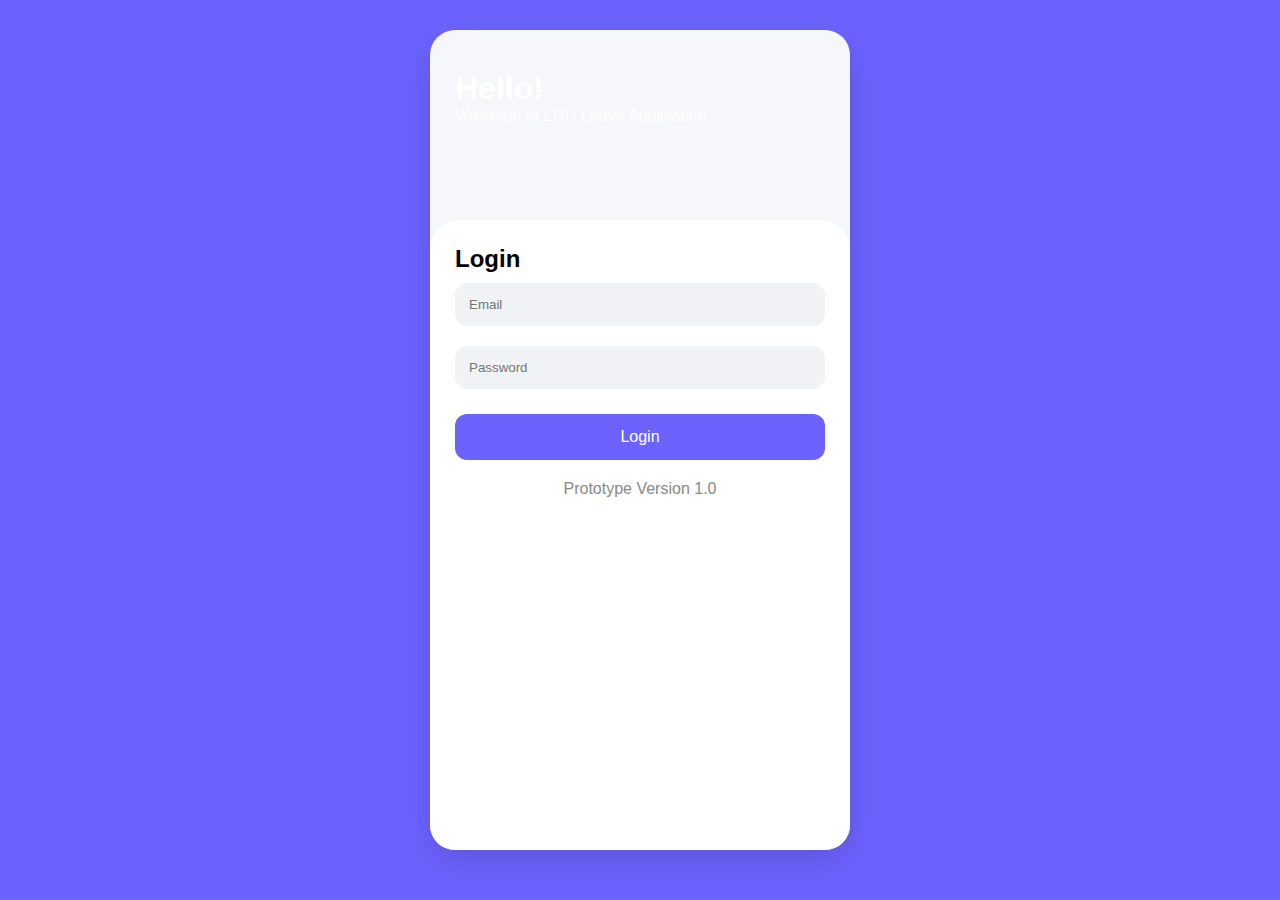
<file: index.html>
<!DOCTYPE html>
<html>
<head>
<meta charset="UTF-8">
<meta name="viewport" content="width=device-width, initial-scale=1.0">
<title>LGU Leave Login</title>
<link rel="stylesheet" href="style.css">
</head>

<body class="login-body">

<div class="phone">

    <div class="login-header">
        <h1>Hello!</h1>
        <p>Welcome to LGU Leave Application</p>
    </div>

    <div class="login-card">
        <h2>Login</h2>

        <input type="text" placeholder="Email">
        <input type="password" placeholder="Password">

        <button onclick="location.href='employee_dashboard.html'">
            Login
        </button>

        <p class="signup">Prototype Version 1.0</p>
    </div>

</div>

</body>
</html>
</file>
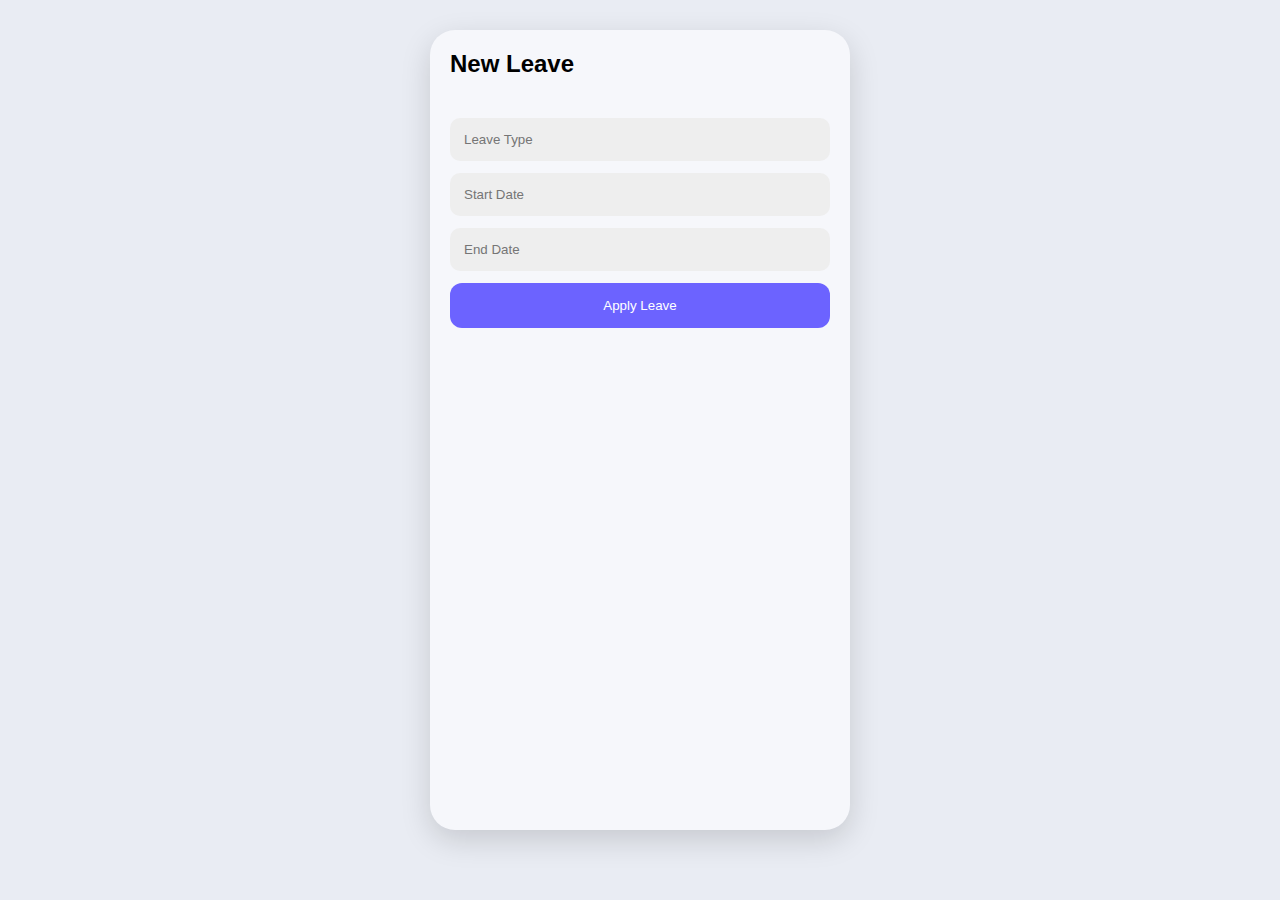
<file: apply_leave.html>
<!DOCTYPE html>
<html>
<head>
<meta name="viewport" content="width=device-width, initial-scale=1.0">
<link rel="stylesheet" href="style.css">
<title>Apply Leave</title>
</head>

<body>

<div class="phone">

<div class="topbar">
    <h2>New Leave</h2>
</div>

<div style="padding:20px">

<input placeholder="Leave Type" class="input">
<input placeholder="Start Date" class="input">
<input placeholder="End Date" class="input">

<button class="apply-btn"
onclick="alert('Leave Submitted (Prototype Only)')">
Apply Leave
</button>

</div>

</div>

</body>
</html>
</file>
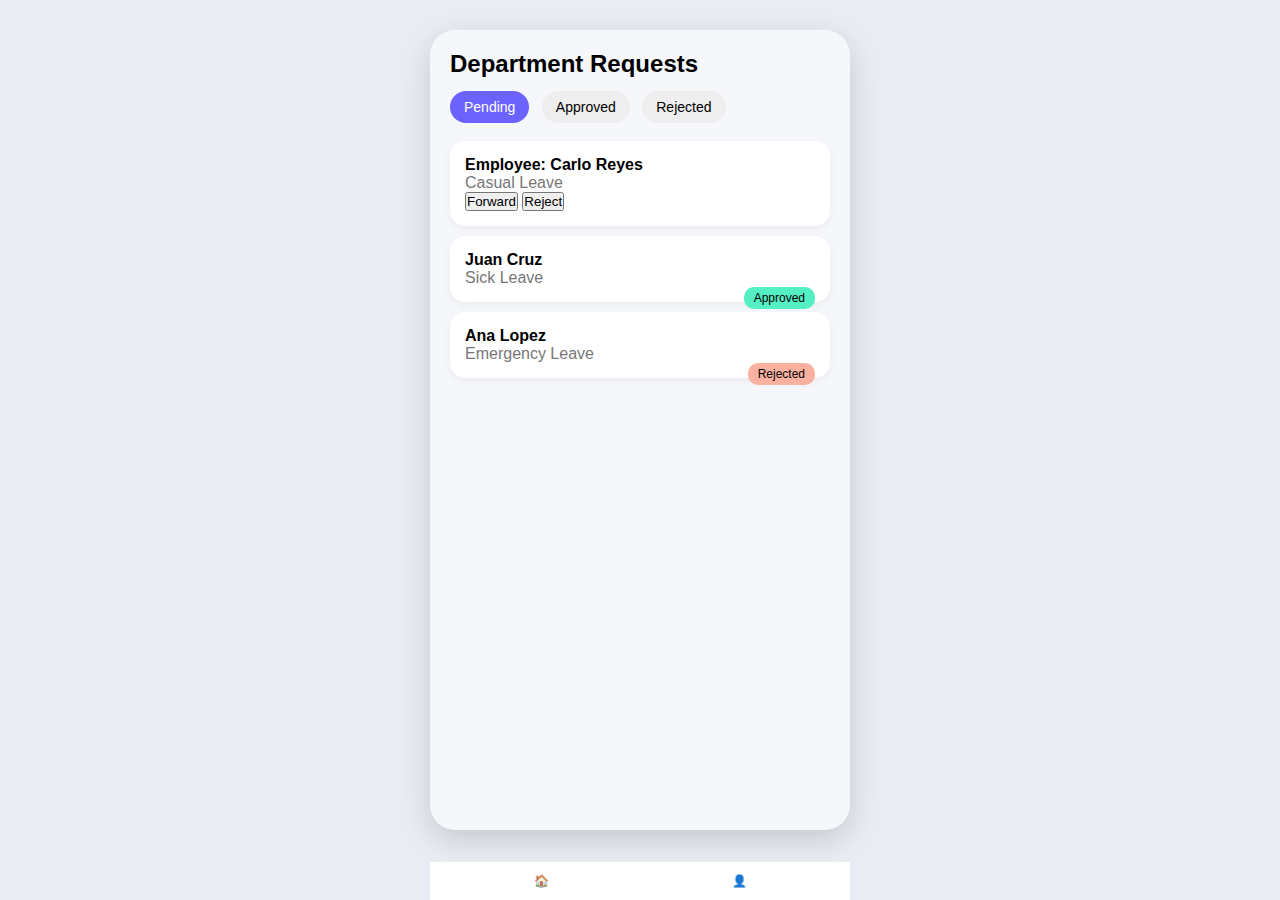
<file: dept.dashboard.html>
<!DOCTYPE html>
<html>
<head>
<meta name="viewport" content="width=device-width, initial-scale=1">
<link rel="stylesheet" href="style.css">
<title>Department Requests</title>
</head>

<body>

<div class="phone">

<div class="topbar">
   <h2>Department Requests</h2>
</div>

<!-- FILTER -->
<div class="filters">
    <span class="active">Pending</span>
    <span>Approved</span>
    <span>Rejected</span>
</div>

<div class="leave-card">
<p class="date">Employee: Carlo Reyes</p>
<p class="type">Casual Leave</p>

<button class="approve">Forward</button>
<button class="reject">Reject</button>
</div>

<div class="leave-card">
    <p class="date">Juan Cruz</p>
    <p class="type">Sick Leave</p>
    <span class="status approved">Approved</span>
</div>

<div class="leave-card">
    <p class="date">Ana Lopez</p>
    <p class="type">Emergency Leave</p>
    <span class="status declined">Rejected</span>
</div>

<div class="bottom-nav">
<a onclick="goTo('mayor_dashboard.html')">🏠</a>
<a onclick="goTo('profile.html')">👤</a>
</div>

</div>

<script>
function goTo(page){
window.location.href = page;
}
</script>

</body>
</html>
</file>
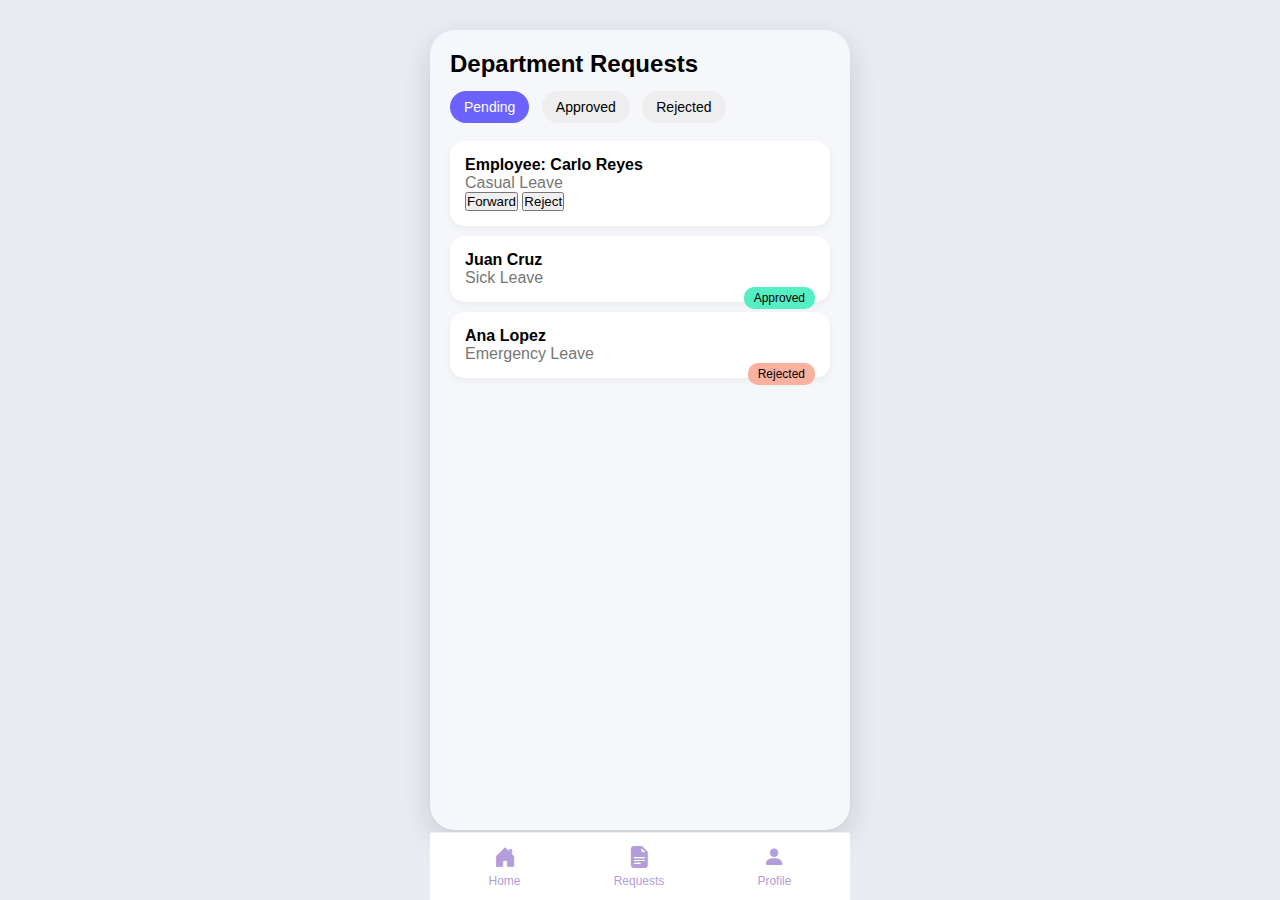
<file: dept_dashboard.html>
<!DOCTYPE html>
<html>
<head>
<meta name="viewport" content="width=device-width, initial-scale=1">
<link rel="stylesheet" href="style.css">
   <!-- Bootstrap Icons -->
<link href="https://cdn.jsdelivr.net/npm/bootstrap-icons@1.11.3/font/bootstrap-icons.css" rel="stylesheet">
<title>Department Requests</title>
</head>

<body>

<div class="phone">

<div class="topbar">
   <h2>Department Requests</h2>
</div>

<!-- FILTER -->
<div class="filters">
    <span class="active">Pending</span>
    <span>Approved</span>
    <span>Rejected</span>
</div>

<div class="leave-card">
<p class="date">Employee: Carlo Reyes</p>
<p class="type">Casual Leave</p>

<button class="approve">Forward</button>
<button class="reject">Reject</button>
</div>

<div class="leave-card">
    <p class="date">Juan Cruz</p>
    <p class="type">Sick Leave</p>
    <span class="status approved">Approved</span>
</div>

<div class="leave-card">
    <p class="date">Ana Lopez</p>
    <p class="type">Emergency Leave</p>
    <span class="status declined">Rejected</span>
</div>

<div class="bottom-nav">
    <a onclick="goTo('dept_dashboard.html')">
        <i class="bi bi-house-door-fill"></i>
        <span>Home</span>
    </a>

    <a onclick="goTo('requests.html')">
        <i class="bi bi-file-earmark-text-fill"></i>
        <span>Requests</span>
    </a>

    <a onclick="goTo('profile.html')">
        <i class="bi bi-person-fill"></i>
        <span>Profile</span>
    </a>
</div>

</div>

<script>
function goTo(page){
window.location.href = page;
}
</script>

</body>
</html>
</file>
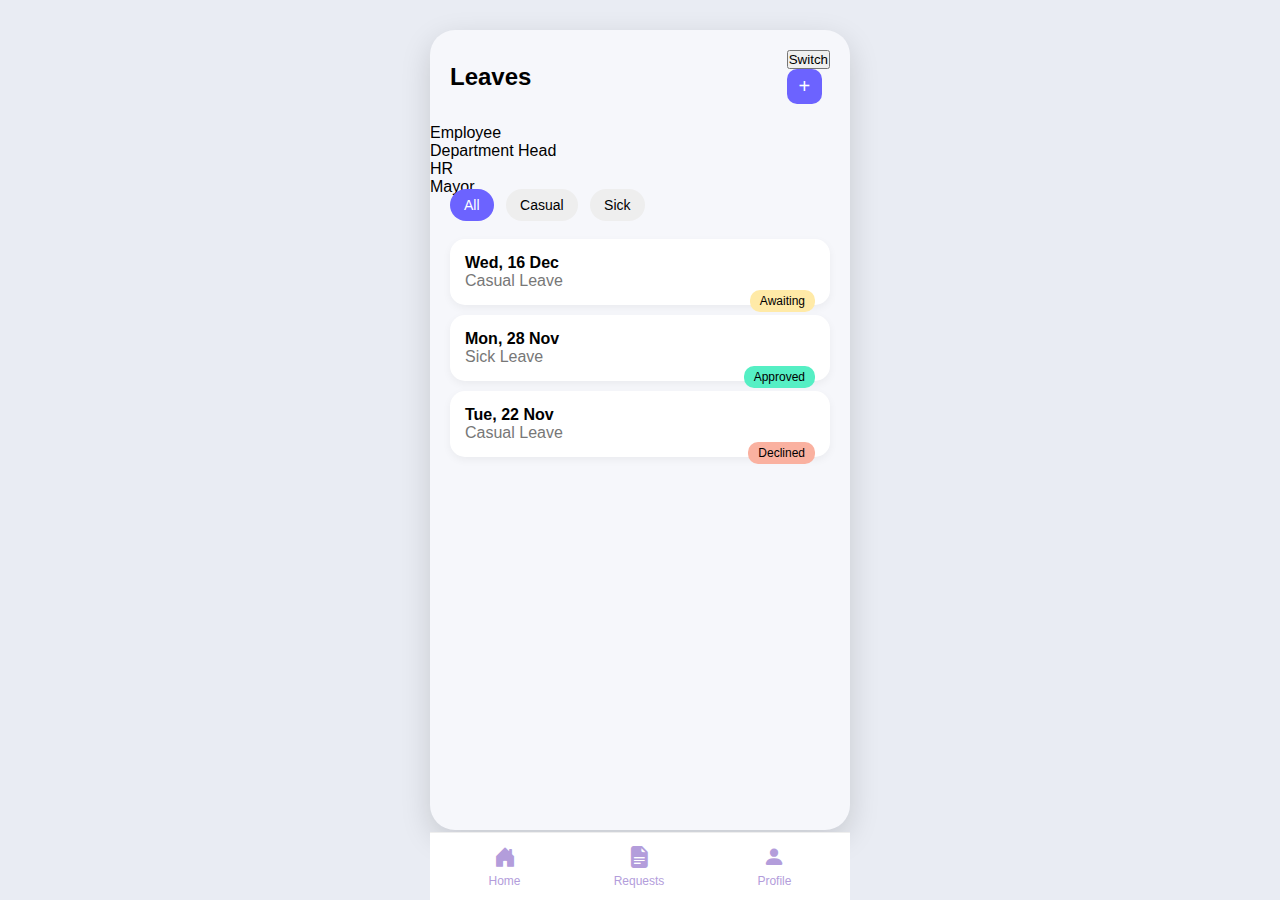
<file: employee_dashboard.html>
<!DOCTYPE html>
<html>
<head>
<meta charset="UTF-8">
<meta name="viewport" content="width=device-width, initial-scale=1.0">
<title>Employee Dashboard</title>
<link rel="stylesheet" href="style.css">
    <!-- Bootstrap Icons -->
<link href="https://cdn.jsdelivr.net/npm/bootstrap-icons@1.11.3/font/bootstrap-icons.css" rel="stylesheet">
</head>

<body>

<div class="phone">

    <!-- TOP BAR -->
    <div class="topbar">
    <h2>Leaves</h2>

    <div>
        <button class="role-btn" onclick="toggleRoles()">Switch</button>
        <div class="add-btn" onclick="goTo('apply_leave.html')">+</div>
    </div>
</div>

<!-- ROLE MENU -->
<div id="roleMenu" class="role-menu">
    <p onclick="goTo('employee_dashboard.html')">Employee</p>
    <p onclick="goTo('dept_dashboard.html')">Department Head</p>
    <p onclick="goTo('hr_dashboard.html')">HR</p>
    <p onclick="goTo('mayor_dashboard.html')">Mayor</p>
</div>

    <!-- FILTER -->
    <div class="filters">
        <span class="active">All</span>
        <span>Casual</span>
        <span>Sick</span>
    </div>

    <!-- LEAVE LIST -->
    <div class="leave-card" onclick="goTo('requests.html')">
    <p class="date">Wed, 16 Dec</p>
    <p class="type">Casual Leave</p>
    <span class="status waiting">Awaiting</span>
</div>

    <div class="leave-card">
        <p class="date">Mon, 28 Nov</p>
        <p class="type">Sick Leave</p>
        <span class="status approved">Approved</span>
    </div>

    <div class="leave-card">
        <p class="date">Tue, 22 Nov</p>
        <p class="type">Casual Leave</p>
        <span class="status declined">Declined</span>
    </div>

    <div class="bottom-nav">
    <a onclick="goTo('employee_dashboard.html')">
        <i class="bi bi-house-door-fill"></i>
        <span>Home</span>
    </a>

    <a onclick="goTo('requests.html')">
        <i class="bi bi-file-earmark-text-fill"></i>
        <span>Requests</span>
    </a>

    <a onclick="goTo('profile.html')">
        <i class="bi bi-person-fill"></i>
        <span>Profile</span>
    </a>
</div>

</div>
    <script>
function goTo(page){
    window.location.href = page;
}
</script>
    <script>
function goTo(page){
    window.location.href = page;
}

function toggleRoles(){
    let menu = document.getElementById("roleMenu");
    menu.classList.toggle("show");
}
</script>

</body>
</html>
</file>
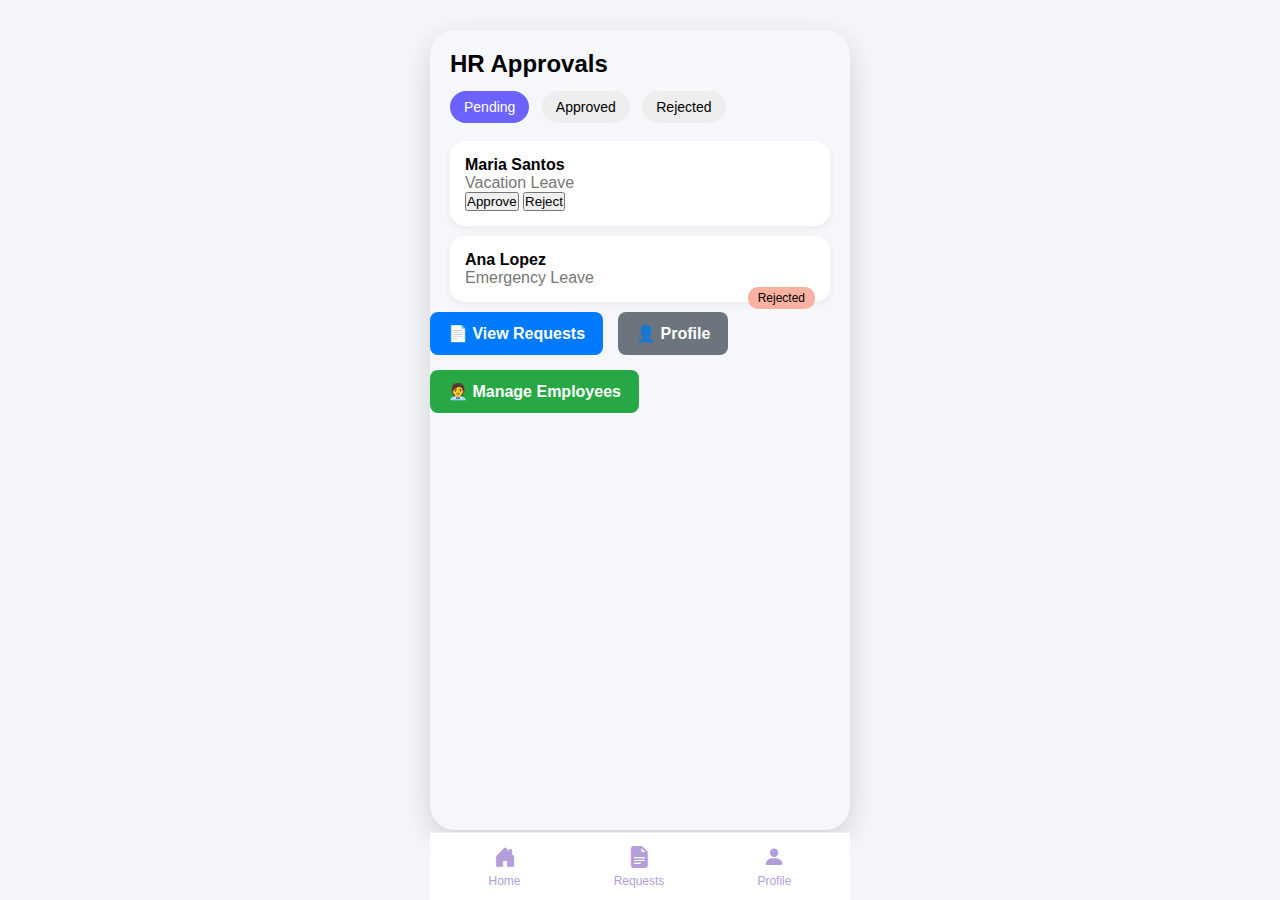
<file: hr_dashboard.html>
<!DOCTYPE html>
<html>
<head>
<meta name="viewport" content="width=device-width, initial-scale=1">
<link rel="stylesheet" href="style.css">
  <!-- Bootstrap Icons -->
<link href="https://cdn.jsdelivr.net/npm/bootstrap-icons@1.11.3/font/bootstrap-icons.css" rel="stylesheet">
<title>HR Dashboard</title>
  <style>

body{
    font-family: Arial, sans-serif;
    background:#f4f6f9;
    margin:0;
}

/* DASHBOARD CONTAINER */
.dashboard{
    padding:20px;
}

/* BUTTON GROUP */
.actions{
    display:flex;
    gap:15px;
    flex-wrap:wrap;
}

/* NORMAL BUTTON */
.btn{
    padding:12px 18px;
    text-decoration:none;
    border-radius:8px;
    color:white;
    font-weight:bold;
}

/* REQUEST BUTTON */
.btn-request{
    background:#007bff;
}

/* PROFILE BUTTON */
.btn-profile{
    background:#6c757d;
}

/* HR SPECIAL BUTTON */
.btn-employee{
    background:#28a745;
}

/* HOVER EFFECT */
.btn:hover{
    opacity:0.85;
}
    </style>

</head>

<body>

<div class="phone">

<div class="topbar">
    <h2>HR Approvals</h2>
</div>

<!-- FILTER -->
<div class="filters">
    <span class="active">Pending</span>
    <span>Approved</span>
    <span>Rejected</span>
</div>

<!-- REQUESTS -->
<div class="leave-card">
    <p class="date">Maria Santos</p>
    <p class="type">Vacation Leave</p>

    <button class="approve">Approve</button>
    <button class="reject">Reject</button>
</div>


<div class="leave-card">
    <p class="date">Ana Lopez</p>
    <p class="type">Emergency Leave</p>
    <span class="status declined">Rejected</span>
</div>
  <div class="actions">

        <a href="requests.html" class="btn btn-request">
            📄 View Requests
        </a>

        <a href="profile.html" class="btn btn-profile">
            👤 Profile
        </a>

        <!-- HR ONLY BUTTON DESIGN -->
        <a href="#" class="btn btn-employee">
            🧑‍💼 Manage Employees
        </a>

    </div>
  

<div class="bottom-nav">
    <a onclick="goTo('hr_dashboard.html')">
        <i class="bi bi-house-door-fill"></i>
        <span>Home</span>
    </a>

    <a onclick="goTo('requests.html')">
        <i class="bi bi-file-earmark-text-fill"></i>
        <span>Requests</span>
    </a>

    <a onclick="goTo('profile.html')">
        <i class="bi bi-person-fill"></i>
        <span>Profile</span>
    </a>
</div>

</div>

<script>
function goTo(page){
window.location.href = page;
}
</script>

</body>
</html>
</file>
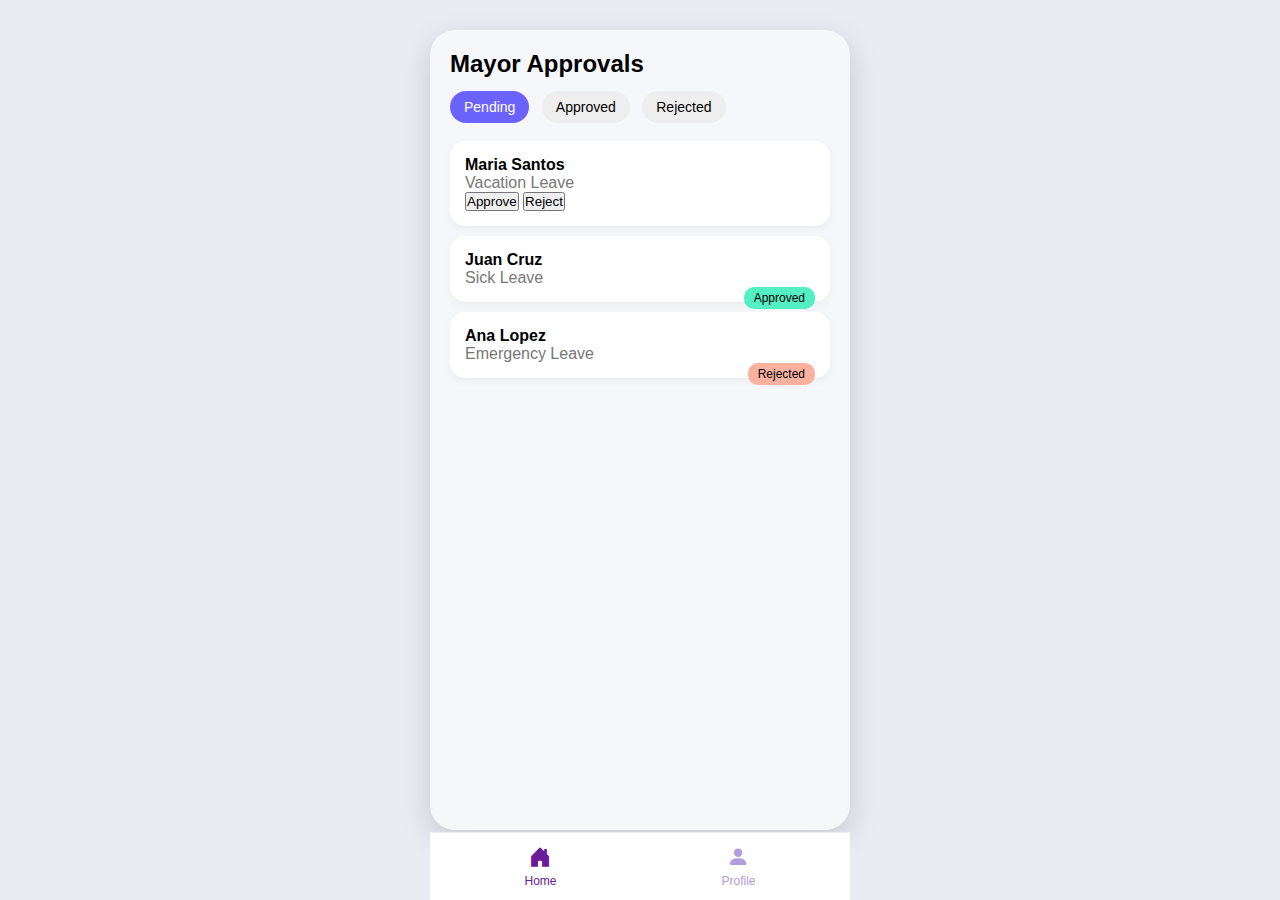
<file: mayor_dashboard.html>
<!DOCTYPE html>
<html>
<head>
<meta name="viewport" content="width=device-width, initial-scale=1">
<link rel="stylesheet" href="style.css">
    <!-- Bootstrap Icons -->
<link href="https://cdn.jsdelivr.net/npm/bootstrap-icons@1.11.3/font/bootstrap-icons.css" rel="stylesheet">
<title>Mayor Dashboard</title>
</head>

<body>

<div class="phone">

<div class="topbar">
    <h2>Mayor Approvals</h2>
</div>

<!-- FILTER -->
<div class="filters">
    <span class="active">Pending</span>
    <span>Approved</span>
    <span>Rejected</span>
</div>

<!-- REQUESTS -->
<div class="leave-card">
    <p class="date">Maria Santos</p>
    <p class="type">Vacation Leave</p>

    <button class="approve">Approve</button>
    <button class="reject">Reject</button>
</div>

<div class="leave-card">
    <p class="date">Juan Cruz</p>
    <p class="type">Sick Leave</p>
    <span class="status approved">Approved</span>
</div>

<div class="leave-card">
    <p class="date">Ana Lopez</p>
    <p class="type">Emergency Leave</p>
    <span class="status declined">Rejected</span>
</div>

<div class="bottom-nav">
    <a class="active" onclick="goTo('mayor_dashboard.html')">
        <i class="bi bi-house-door-fill"></i>
        <span>Home</span>
    </a>


    <a onclick="goTo('profile.html')">
        <i class="bi bi-person-fill"></i>
        <span>Profile</span>
    </a>
</div>

</div>

<script>
function goTo(page){
window.location.href = page;
}
</script>

</body>
</html>
</file>
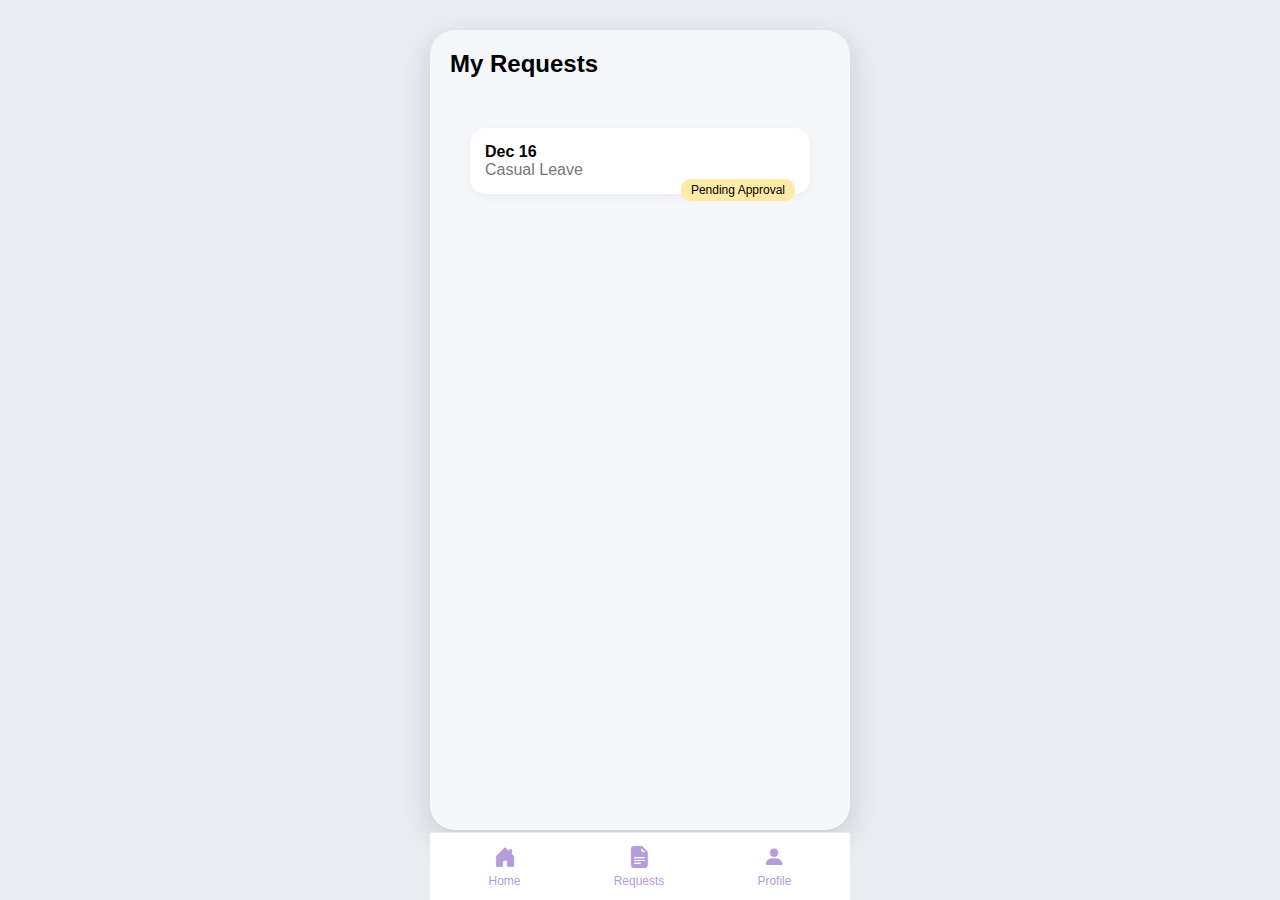
<file: requests.html>
<!DOCTYPE html>
<html>
<head>
<meta name="viewport" content="width=device-width, initial-scale=1.0">
<link rel="stylesheet" href="style.css">
    <!-- Bootstrap Icons -->
<link href="https://cdn.jsdelivr.net/npm/bootstrap-icons@1.11.3/font/bootstrap-icons.css" rel="stylesheet">
<title>Requests</title>
</head>

<body>

<div class="phone">

<div class="topbar">
    <h2>My Requests</h2>
</div>

<div style="padding:20px">

<div class="leave-card">
    <p class="date">Dec 16</p>
    <p class="type">Casual Leave</p>
    <span class="status waiting">Pending Approval</span>
</div>

</div>

<div class="bottom-nav">
    <a onclick="goTo('employee_dashboard.html')">
        <i class="bi bi-house-door-fill"></i>
        <span>Home</span>
    </a>

    <a onclick="goTo('requests.html')">
        <i class="bi bi-file-earmark-text-fill"></i>
        <span>Requests</span>
    </a>

    <a onclick="goTo('profile.html')">
        <i class="bi bi-person-fill"></i>
        <span>Profile</span>
    </a>
</div>

</div>

<script>
function goTo(page){
window.location.href = page;
}
</script>

</body>
</html>
</file>
<file: style.css>
*{
    margin:0;
    padding:0;
    box-sizing:border-box;
    font-family: 'Segoe UI', sans-serif;
}

/* PHONE FRAME */
.phone{
    max-width:420px;
    margin:auto;
    min-height:100vh;
    background:#f6f7fb;
    position:relative;
}

/* LOGIN PAGE */
.login-body{
    background:#6c63ff;
}

.login-header{
    color:white;
    padding:40px 25px;
}

.login-card{
    background:white;
    border-radius:30px 30px 0 0;
    padding:25px;
    margin-top:-40px; /* MAGIC LINE */
    min-height:70vh;
    position:relative;
    z-index:3;
}
.login-card input{
    width:100%;
    padding:14px;
    margin:10px 0;
    border:none;
    background:#f1f2f6;
    border-radius:12px;
}

.login-card button{
    width:100%;
    padding:14px;
    margin-top:15px;
    border:none;
    border-radius:12px;
    background:#6c63ff;
    color:white;
    font-size:16px;
}

.signup{
    text-align:center;
    margin-top:20px;
    color:#888;
}

/* DASHBOARD */
.topbar{
    display:flex;
    justify-content:space-between;
    align-items:center;
    padding:20px;
}

.add-btn{
    background:#6c63ff;
    color:white;
    width:35px;
    height:35px;
    border-radius:10px;
    display:flex;
    align-items:center;
    justify-content:center;
    font-size:20px;
}

/* FILTERS */
.filters{
    padding:0 20px 15px;
}

.filters span{
    background:#eee;
    padding:8px 14px;
    border-radius:20px;
    margin-right:8px;
    font-size:14px;
}

.filters .active{
    background:#6c63ff;
    color:white;
}
/* LOGIN HEADER */
.login-header{
    position:relative;
    height:230px;
    overflow:hidden;
}

/* TOP BACKGROUND IMAGE */
.bg-image{
    position:absolute;
    top:0;
    left:0;
    width:100%;
    height:100%;

    background:url("images/login-bg.png") no-repeat center;
    background-size:cover;
}

/* TEXT ABOVE IMAGE */
.header-text{
    position:relative;
    z-index:2;
    color:white;
    padding:40px 25px;
}

/* LEAVE CARDS */
.leave-card{
    background:white;
    margin:10px 20px;
    padding:15px;
    border-radius:15px;
    box-shadow:0 3px 8px rgba(0,0,0,0.05);
}

.date{
    font-weight:bold;
}

.type{
    color:#777;
}

.status{
    float:right;
    padding:4px 10px;
    border-radius:10px;
    font-size:12px;
}

.waiting{
    background:#ffeaa7;
}

.approved{
    background:#55efc4;
}

.declined{
    background:#fab1a0;
}

/* BOTTOM NAV */
.bottom-nav{
    position:fixed;
    bottom:0;
    width:100%;
    max-width:420px;
    background:white;
    display:flex;
    justify-content:space-around;
    padding:12px;
    border-top:1px solid #eee;
}
/* =========================
   TABLET VIEW
========================= */
@media (min-width: 600px){

    body{
        background:#e9ecf3;
    }

    .phone{
        margin:30px auto;
        border-radius:25px;
        overflow:hidden;
        box-shadow:0 10px 30px rgba(0,0,0,0.15);
    }

}
/* =========================
   DESKTOP VIEW
========================= */
@media (min-width: 1024px){

    .phone{
        max-width:420px;
        min-height:800px;
    }

}
.leave-card,
.add-btn,
.bottom-nav a{
    cursor:pointer;
    transition:0.2s;
}

.leave-card:active,
.add-btn:active,
.bottom-nav a:active{
    transform:scale(0.96);
}
.input{
    width:100%;
    padding:14px;
    margin-bottom:12px;
    border:none;
    background:#eee;
    border-radius:10px;
}

.apply-btn{
    width:100%;
    padding:15px;
    background:#6c63ff;
    color:white;
    border:none;
    border-radius:12px;
}
/* ROLE DROPDOWN */
.role-dropdown{
    position: absolute;
    top: 70px;
    right: 20px;
    width: 210px;
    background: white;
    border-radius: 14px;
    box-shadow: 0 8px 25px rgba(0,0,0,0.15);
    overflow: hidden;

    opacity: 0;
    transform: translateY(-10px);
    pointer-events: none;
    transition: 0.25s ease;
    z-index: 999;
}

.role-dropdown.show{
    opacity: 1;
    transform: translateY(0);
    pointer-events: auto;
}

.role-dropdown div{
    padding: 14px;
    font-size: 14px;
    cursor: pointer;
    border-bottom: 1px solid #eee;
    transition: 0.2s;
}

.role-dropdown div:last-child{
    border-bottom: none;
}

.role-dropdown div:hover{
    background: #f3e5f5;
    color: #6a1b9a;
}
}
.bottom-nav{
    position: fixed;
    bottom: 0;
    left: 0;
    width: 100%;
    height: 65px;
    background: #fff;
    display: flex;
    justify-content: space-around;
    align-items: center;
    box-shadow: 0 -2px 10px rgba(0,0,0,0.08);
    z-index: 1000;
}

.bottom-nav a{
    text-decoration: none;
    color: #b39ddb; /* light purple inactive */
    font-size: 12px;
    display: flex;
    flex-direction: column;
    align-items: center;
    transition: 0.3s;
}

.bottom-nav a i{
    font-size: 22px;
    margin-bottom: 3px;
}

/* ACTIVE PAGE */
.bottom-nav a.active{
    color: #6a1b9a; /* MAIN PURPLE */
}

/* HOVER EFFECT */
.bottom-nav a:hover{
    color: #8e24aa;
}
</file>
